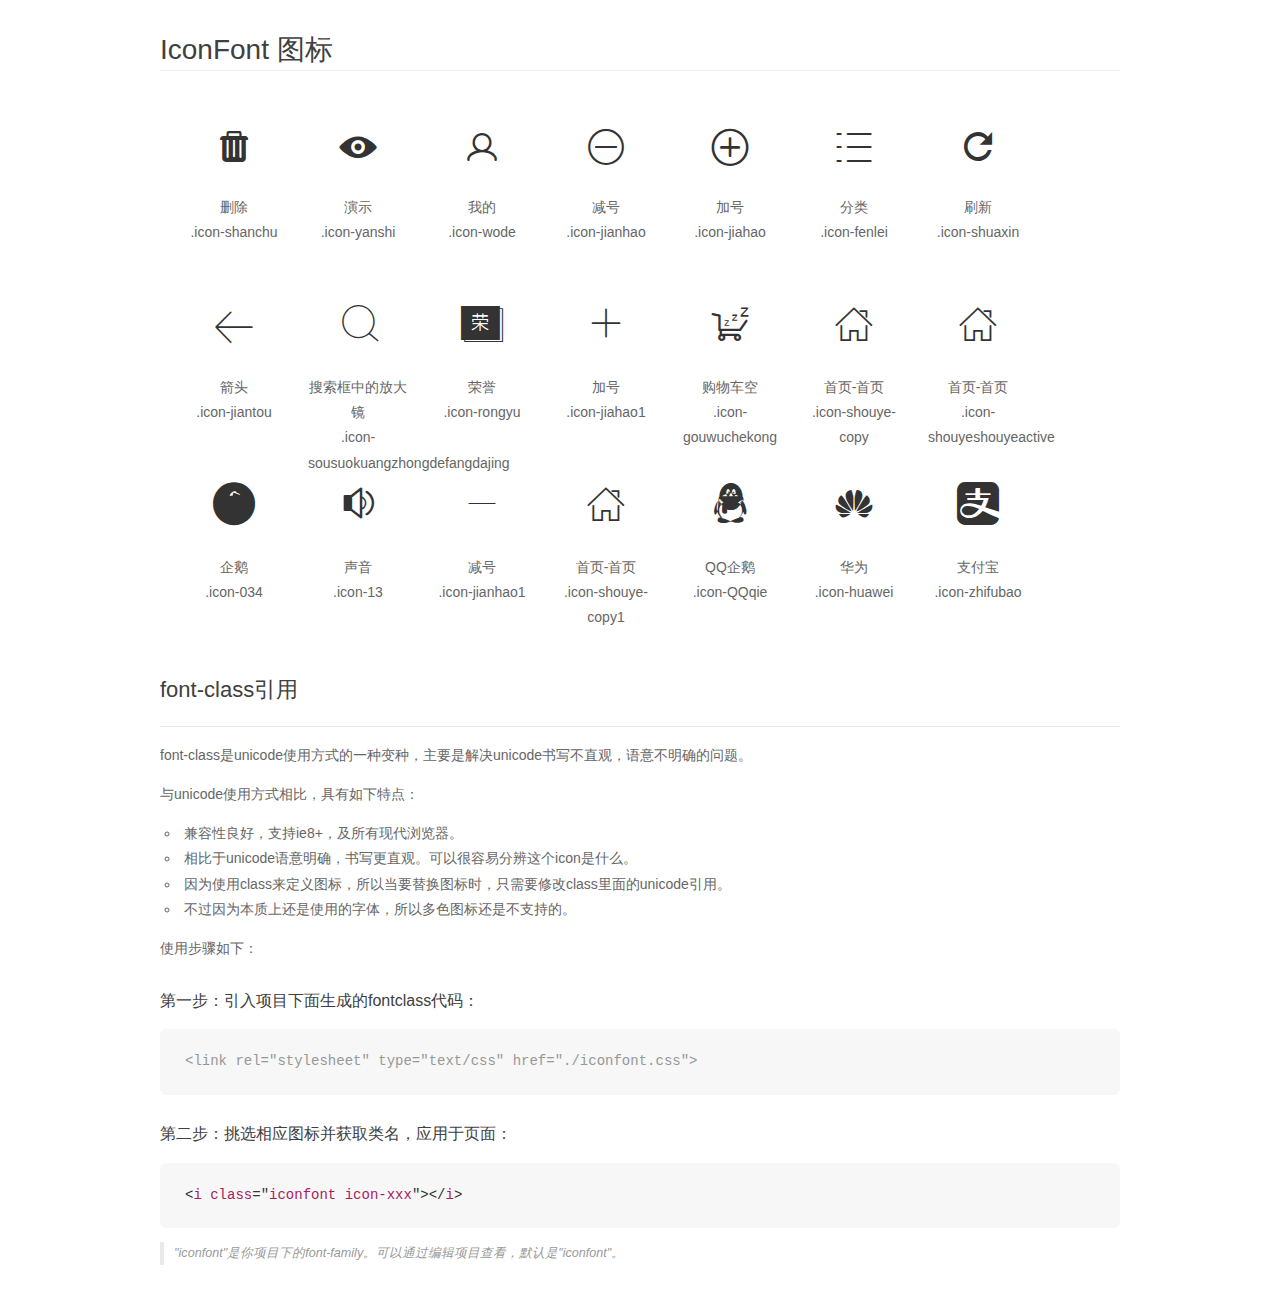
<file: font/demo_fontclass.html>
<!DOCTYPE html>
<html>
<head>
    <meta charset="utf-8"/>
    <title>IconFont</title>
    <link rel="stylesheet" href="demo.css">
    <link rel="stylesheet" href="iconfont.css">
</head>
<body>
    <div class="main markdown">
        <h1>IconFont 图标</h1>
        <ul class="icon_lists clear">
            
                <li>
                <i class="icon iconfont icon-shanchu"></i>
                    <div class="name">删除</div>
                    <div class="fontclass">.icon-shanchu</div>
                </li>
            
                <li>
                <i class="icon iconfont icon-yanshi"></i>
                    <div class="name">演示</div>
                    <div class="fontclass">.icon-yanshi</div>
                </li>
            
                <li>
                <i class="icon iconfont icon-wode"></i>
                    <div class="name">我的</div>
                    <div class="fontclass">.icon-wode</div>
                </li>
            
                <li>
                <i class="icon iconfont icon-jianhao"></i>
                    <div class="name">减号</div>
                    <div class="fontclass">.icon-jianhao</div>
                </li>
            
                <li>
                <i class="icon iconfont icon-jiahao"></i>
                    <div class="name">加号</div>
                    <div class="fontclass">.icon-jiahao</div>
                </li>
            
                <li>
                <i class="icon iconfont icon-fenlei"></i>
                    <div class="name">分类</div>
                    <div class="fontclass">.icon-fenlei</div>
                </li>
            
                <li>
                <i class="icon iconfont icon-shuaxin"></i>
                    <div class="name">刷新</div>
                    <div class="fontclass">.icon-shuaxin</div>
                </li>
            
                <li>
                <i class="icon iconfont icon-jiantou"></i>
                    <div class="name">箭头</div>
                    <div class="fontclass">.icon-jiantou</div>
                </li>
            
                <li>
                <i class="icon iconfont icon-sousuokuangzhongdefangdajing"></i>
                    <div class="name">搜索框中的放大镜</div>
                    <div class="fontclass">.icon-sousuokuangzhongdefangdajing</div>
                </li>
            
                <li>
                <i class="icon iconfont icon-rongyu"></i>
                    <div class="name">荣誉</div>
                    <div class="fontclass">.icon-rongyu</div>
                </li>
            
                <li>
                <i class="icon iconfont icon-jiahao1"></i>
                    <div class="name">加号</div>
                    <div class="fontclass">.icon-jiahao1</div>
                </li>
            
                <li>
                <i class="icon iconfont icon-gouwuchekong"></i>
                    <div class="name">购物车空</div>
                    <div class="fontclass">.icon-gouwuchekong</div>
                </li>
            
                <li>
                <i class="icon iconfont icon-shouye-copy"></i>
                    <div class="name">首页-首页</div>
                    <div class="fontclass">.icon-shouye-copy</div>
                </li>
            
                <li>
                <i class="icon iconfont icon-shouyeshouyeactive"></i>
                    <div class="name">首页-首页</div>
                    <div class="fontclass">.icon-shouyeshouyeactive</div>
                </li>
            
                <li>
                <i class="icon iconfont icon-034"></i>
                    <div class="name">企鹅</div>
                    <div class="fontclass">.icon-034</div>
                </li>
            
                <li>
                <i class="icon iconfont icon-13"></i>
                    <div class="name">声音</div>
                    <div class="fontclass">.icon-13</div>
                </li>
            
                <li>
                <i class="icon iconfont icon-jianhao1"></i>
                    <div class="name">减号</div>
                    <div class="fontclass">.icon-jianhao1</div>
                </li>
            
                <li>
                <i class="icon iconfont icon-shouye-copy1"></i>
                    <div class="name">首页-首页</div>
                    <div class="fontclass">.icon-shouye-copy1</div>
                </li>
            
                <li>
                <i class="icon iconfont icon-QQqie"></i>
                    <div class="name">QQ企鹅</div>
                    <div class="fontclass">.icon-QQqie</div>
                </li>
            
                <li>
                <i class="icon iconfont icon-huawei"></i>
                    <div class="name">华为</div>
                    <div class="fontclass">.icon-huawei</div>
                </li>
            
                <li>
                <i class="icon iconfont icon-zhifubao"></i>
                    <div class="name">支付宝</div>
                    <div class="fontclass">.icon-zhifubao</div>
                </li>
            
        </ul>

        <h2 id="font-class-">font-class引用</h2>
        <hr>

        <p>font-class是unicode使用方式的一种变种，主要是解决unicode书写不直观，语意不明确的问题。</p>
        <p>与unicode使用方式相比，具有如下特点：</p>
        <ul>
        <li>兼容性良好，支持ie8+，及所有现代浏览器。</li>
        <li>相比于unicode语意明确，书写更直观。可以很容易分辨这个icon是什么。</li>
        <li>因为使用class来定义图标，所以当要替换图标时，只需要修改class里面的unicode引用。</li>
        <li>不过因为本质上还是使用的字体，所以多色图标还是不支持的。</li>
        </ul>
        <p>使用步骤如下：</p>
        <h3 id="-fontclass-">第一步：引入项目下面生成的fontclass代码：</h3>


        <pre><code class="lang-js hljs javascript"><span class="hljs-comment">&lt;link rel="stylesheet" type="text/css" href="./iconfont.css"&gt;</span></code></pre>
        <h3 id="-">第二步：挑选相应图标并获取类名，应用于页面：</h3>
        <pre><code class="lang-css hljs">&lt;<span class="hljs-selector-tag">i</span> <span class="hljs-selector-tag">class</span>="<span class="hljs-selector-tag">iconfont</span> <span class="hljs-selector-tag">icon-xxx</span>"&gt;&lt;/<span class="hljs-selector-tag">i</span>&gt;</code></pre>
        <blockquote>
        <p>"iconfont"是你项目下的font-family。可以通过编辑项目查看，默认是"iconfont"。</p>
        </blockquote>
    </div>
</body>
</html>
</file>
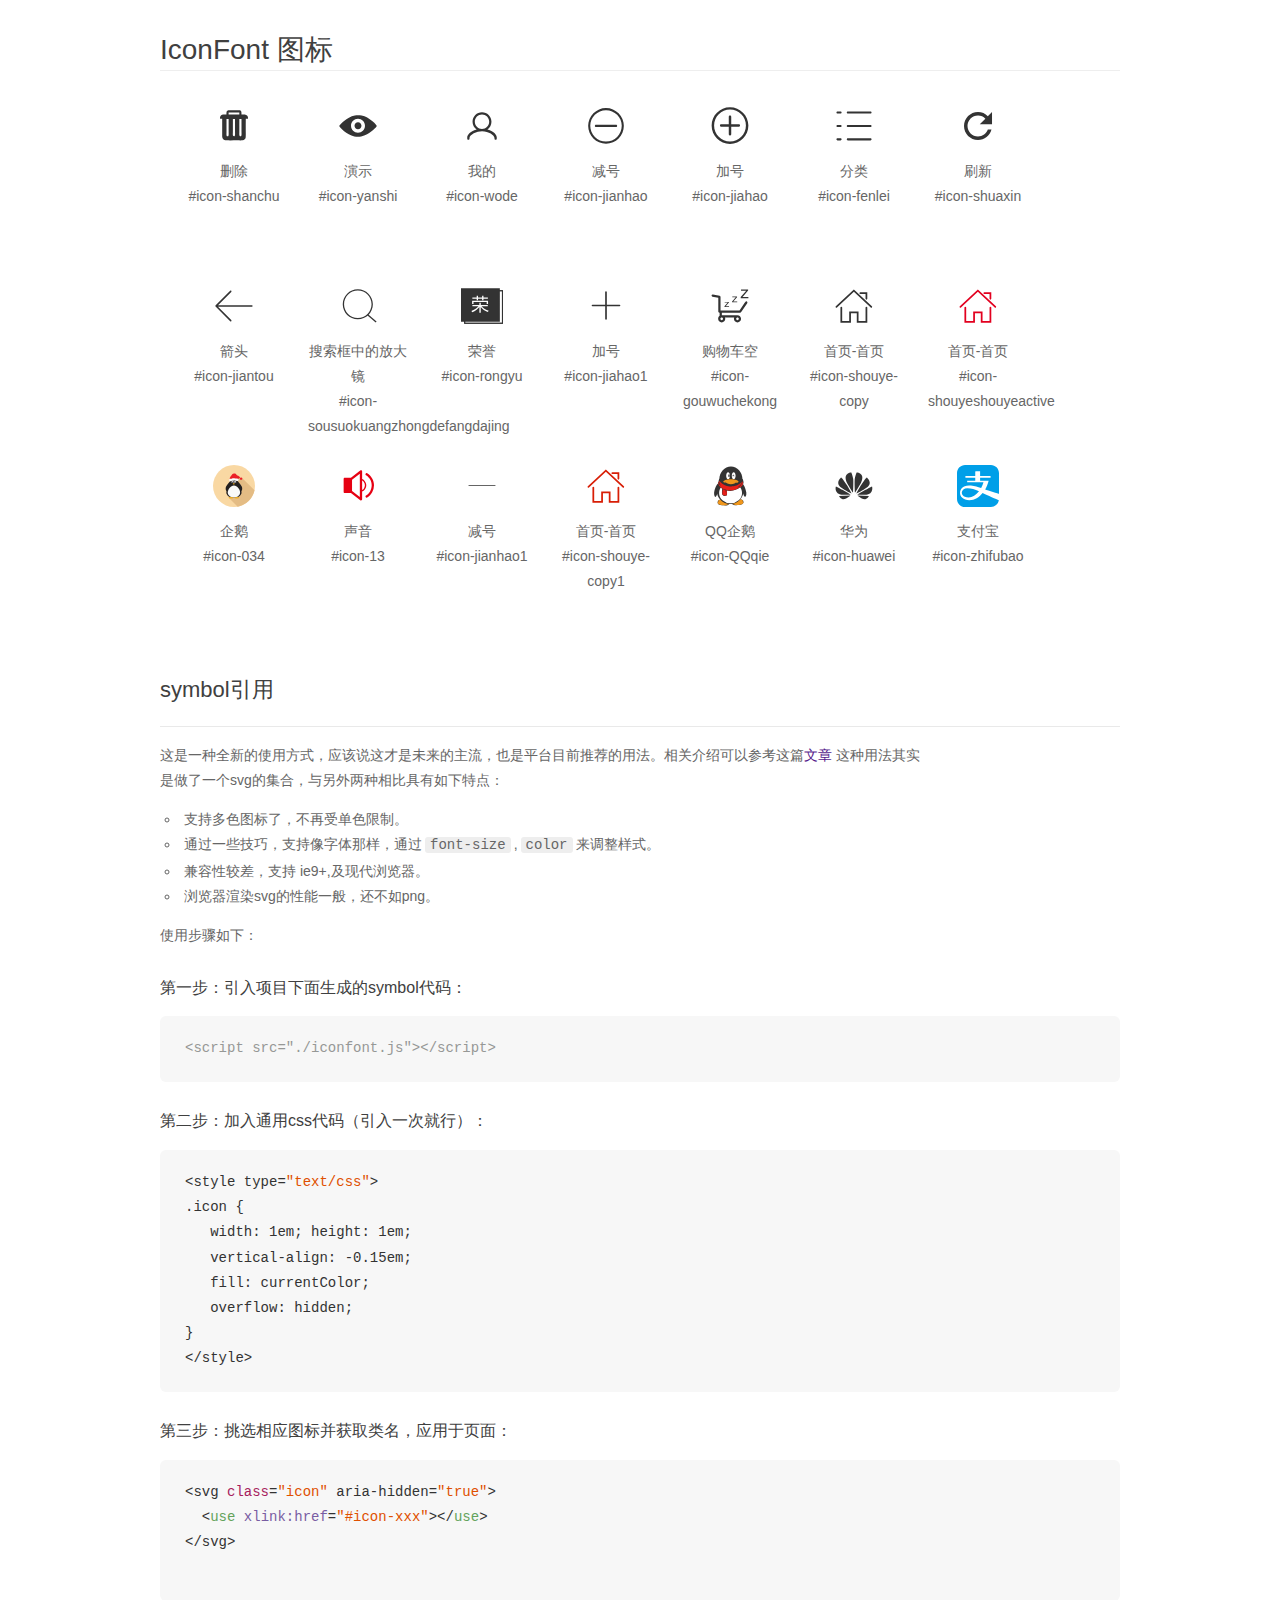
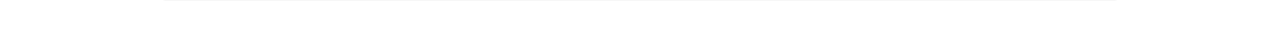
<file: font/demo_symbol.html>
<!DOCTYPE html>
<html>
<head>
    <meta charset="utf-8"/>
    <title>IconFont</title>
    <link rel="stylesheet" href="demo.css">
    <script src="iconfont.js"></script>

    <style type="text/css">
        .icon {
          /* 通过设置 font-size 来改变图标大小 */
          width: 1em; height: 1em;
          /* 图标和文字相邻时，垂直对齐 */
          vertical-align: -0.15em;
          /* 通过设置 color 来改变 SVG 的颜色/fill */
          fill: currentColor;
          /* path 和 stroke 溢出 viewBox 部分在 IE 下会显示
             normalize.css 中也包含这行 */
          overflow: hidden;
        }

    </style>
</head>
<body>
    <div class="main markdown">
        <h1>IconFont 图标</h1>
        <ul class="icon_lists clear">
            
                <li>
                    <svg class="icon" aria-hidden="true">
                        <use xlink:href="#icon-shanchu"></use>
                    </svg>
                    <div class="name">删除</div>
                    <div class="fontclass">#icon-shanchu</div>
                </li>
            
                <li>
                    <svg class="icon" aria-hidden="true">
                        <use xlink:href="#icon-yanshi"></use>
                    </svg>
                    <div class="name">演示</div>
                    <div class="fontclass">#icon-yanshi</div>
                </li>
            
                <li>
                    <svg class="icon" aria-hidden="true">
                        <use xlink:href="#icon-wode"></use>
                    </svg>
                    <div class="name">我的</div>
                    <div class="fontclass">#icon-wode</div>
                </li>
            
                <li>
                    <svg class="icon" aria-hidden="true">
                        <use xlink:href="#icon-jianhao"></use>
                    </svg>
                    <div class="name">减号</div>
                    <div class="fontclass">#icon-jianhao</div>
                </li>
            
                <li>
                    <svg class="icon" aria-hidden="true">
                        <use xlink:href="#icon-jiahao"></use>
                    </svg>
                    <div class="name">加号</div>
                    <div class="fontclass">#icon-jiahao</div>
                </li>
            
                <li>
                    <svg class="icon" aria-hidden="true">
                        <use xlink:href="#icon-fenlei"></use>
                    </svg>
                    <div class="name">分类</div>
                    <div class="fontclass">#icon-fenlei</div>
                </li>
            
                <li>
                    <svg class="icon" aria-hidden="true">
                        <use xlink:href="#icon-shuaxin"></use>
                    </svg>
                    <div class="name">刷新</div>
                    <div class="fontclass">#icon-shuaxin</div>
                </li>
            
                <li>
                    <svg class="icon" aria-hidden="true">
                        <use xlink:href="#icon-jiantou"></use>
                    </svg>
                    <div class="name">箭头</div>
                    <div class="fontclass">#icon-jiantou</div>
                </li>
            
                <li>
                    <svg class="icon" aria-hidden="true">
                        <use xlink:href="#icon-sousuokuangzhongdefangdajing"></use>
                    </svg>
                    <div class="name">搜索框中的放大镜</div>
                    <div class="fontclass">#icon-sousuokuangzhongdefangdajing</div>
                </li>
            
                <li>
                    <svg class="icon" aria-hidden="true">
                        <use xlink:href="#icon-rongyu"></use>
                    </svg>
                    <div class="name">荣誉</div>
                    <div class="fontclass">#icon-rongyu</div>
                </li>
            
                <li>
                    <svg class="icon" aria-hidden="true">
                        <use xlink:href="#icon-jiahao1"></use>
                    </svg>
                    <div class="name">加号</div>
                    <div class="fontclass">#icon-jiahao1</div>
                </li>
            
                <li>
                    <svg class="icon" aria-hidden="true">
                        <use xlink:href="#icon-gouwuchekong"></use>
                    </svg>
                    <div class="name">购物车空</div>
                    <div class="fontclass">#icon-gouwuchekong</div>
                </li>
            
                <li>
                    <svg class="icon" aria-hidden="true">
                        <use xlink:href="#icon-shouye-copy"></use>
                    </svg>
                    <div class="name">首页-首页</div>
                    <div class="fontclass">#icon-shouye-copy</div>
                </li>
            
                <li>
                    <svg class="icon" aria-hidden="true">
                        <use xlink:href="#icon-shouyeshouyeactive"></use>
                    </svg>
                    <div class="name">首页-首页</div>
                    <div class="fontclass">#icon-shouyeshouyeactive</div>
                </li>
            
                <li>
                    <svg class="icon" aria-hidden="true">
                        <use xlink:href="#icon-034"></use>
                    </svg>
                    <div class="name">企鹅</div>
                    <div class="fontclass">#icon-034</div>
                </li>
            
                <li>
                    <svg class="icon" aria-hidden="true">
                        <use xlink:href="#icon-13"></use>
                    </svg>
                    <div class="name">声音</div>
                    <div class="fontclass">#icon-13</div>
                </li>
            
                <li>
                    <svg class="icon" aria-hidden="true">
                        <use xlink:href="#icon-jianhao1"></use>
                    </svg>
                    <div class="name">减号</div>
                    <div class="fontclass">#icon-jianhao1</div>
                </li>
            
                <li>
                    <svg class="icon" aria-hidden="true">
                        <use xlink:href="#icon-shouye-copy1"></use>
                    </svg>
                    <div class="name">首页-首页</div>
                    <div class="fontclass">#icon-shouye-copy1</div>
                </li>
            
                <li>
                    <svg class="icon" aria-hidden="true">
                        <use xlink:href="#icon-QQqie"></use>
                    </svg>
                    <div class="name">QQ企鹅</div>
                    <div class="fontclass">#icon-QQqie</div>
                </li>
            
                <li>
                    <svg class="icon" aria-hidden="true">
                        <use xlink:href="#icon-huawei"></use>
                    </svg>
                    <div class="name">华为</div>
                    <div class="fontclass">#icon-huawei</div>
                </li>
            
                <li>
                    <svg class="icon" aria-hidden="true">
                        <use xlink:href="#icon-zhifubao"></use>
                    </svg>
                    <div class="name">支付宝</div>
                    <div class="fontclass">#icon-zhifubao</div>
                </li>
            
        </ul>


        <h2 id="symbol-">symbol引用</h2>
        <hr>

        <p>这是一种全新的使用方式，应该说这才是未来的主流，也是平台目前推荐的用法。相关介绍可以参考这篇<a href="">文章</a>
        这种用法其实是做了一个svg的集合，与另外两种相比具有如下特点：</p>
        <ul>
          <li>支持多色图标了，不再受单色限制。</li>
          <li>通过一些技巧，支持像字体那样，通过<code>font-size</code>,<code>color</code>来调整样式。</li>
          <li>兼容性较差，支持 ie9+,及现代浏览器。</li>
          <li>浏览器渲染svg的性能一般，还不如png。</li>
        </ul>
        <p>使用步骤如下：</p>
        <h3 id="-symbol-">第一步：引入项目下面生成的symbol代码：</h3>
        <pre><code class="lang-js hljs javascript"><span class="hljs-comment">&lt;script src="./iconfont.js"&gt;&lt;/script&gt;</span></code></pre>
        <h3 id="-css-">第二步：加入通用css代码（引入一次就行）：</h3>
        <pre><code class="lang-js hljs javascript">&lt;style type=<span class="hljs-string">"text/css"</span>&gt;
.icon {
   width: <span class="hljs-number">1</span>em; height: <span class="hljs-number">1</span>em;
   vertical-align: <span class="hljs-number">-0.15</span>em;
   fill: currentColor;
   overflow: hidden;
}
&lt;<span class="hljs-regexp">/style&gt;</span></code></pre>
        <h3 id="-">第三步：挑选相应图标并获取类名，应用于页面：</h3>
        <pre><code class="lang-js hljs javascript">&lt;svg <span class="hljs-class"><span class="hljs-keyword">class</span></span>=<span class="hljs-string">"icon"</span> aria-hidden=<span class="hljs-string">"true"</span>&gt;<span class="xml"><span class="hljs-tag">
  &lt;<span class="hljs-name">use</span> <span class="hljs-attr">xlink:href</span>=<span class="hljs-string">"#icon-xxx"</span>&gt;</span><span class="hljs-tag">&lt;/<span class="hljs-name">use</span>&gt;</span>
</span>&lt;<span class="hljs-regexp">/svg&gt;
        </span></code></pre>
    </div>
</body>
</html>
</file>
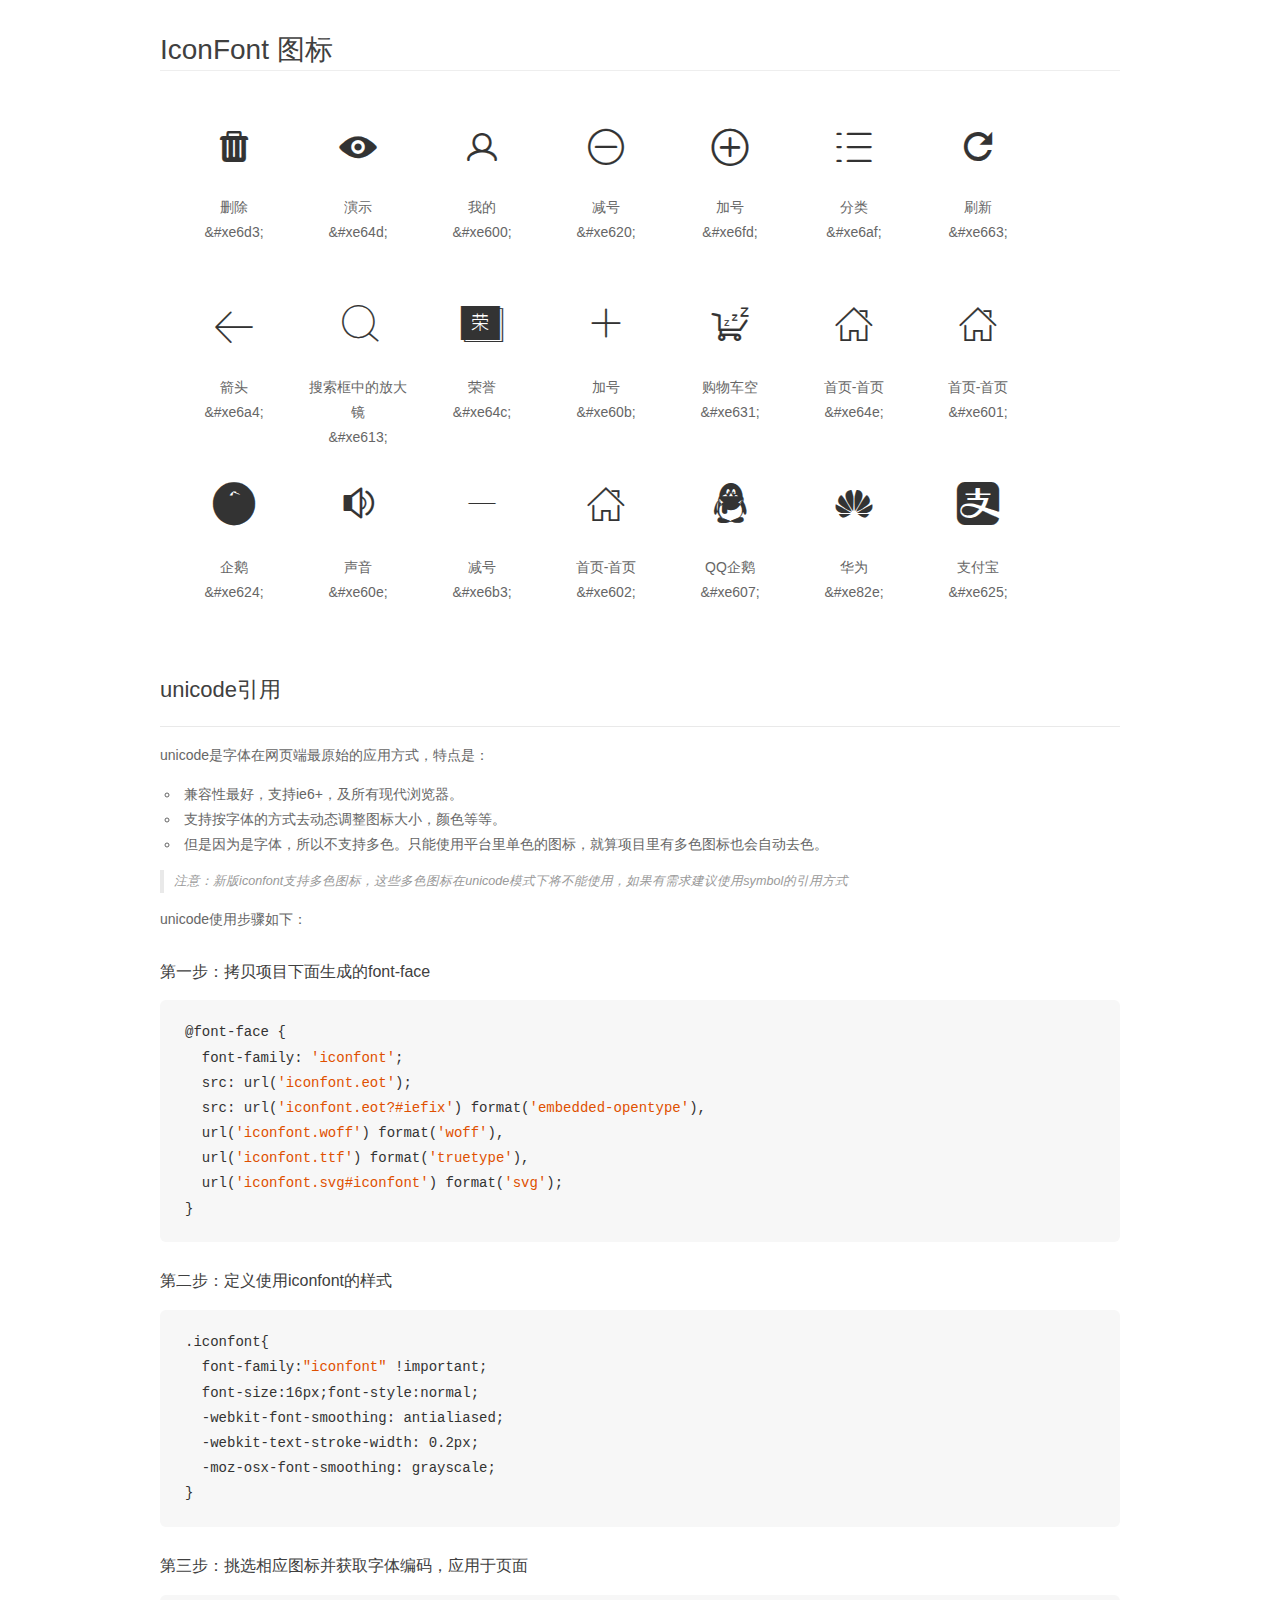
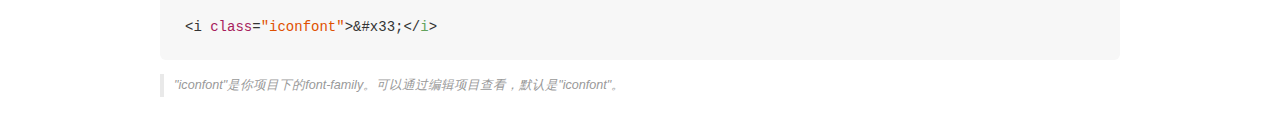
<file: font/demo_unicode.html>
<!DOCTYPE html>
<html>
<head>
    <meta charset="utf-8"/>
    <title>IconFont</title>
    <link rel="stylesheet" href="demo.css">

    <style type="text/css">

        @font-face {font-family: "iconfont";
          src: url('iconfont.eot'); /* IE9*/
          src: url('iconfont.eot#iefix') format('embedded-opentype'), /* IE6-IE8 */
          url('iconfont.woff') format('woff'), /* chrome, firefox */
          url('iconfont.ttf') format('truetype'), /* chrome, firefox, opera, Safari, Android, iOS 4.2+*/
          url('iconfont.svg#iconfont') format('svg'); /* iOS 4.1- */
        }

        .iconfont {
          font-family:"iconfont" !important;
          font-size:16px;
          font-style:normal;
          -webkit-font-smoothing: antialiased;
          -webkit-text-stroke-width: 0.2px;
          -moz-osx-font-smoothing: grayscale;
        }

    </style>
</head>
<body>
    <div class="main markdown">
        <h1>IconFont 图标</h1>
        <ul class="icon_lists clear">
            
                <li>
                <i class="icon iconfont">&#xe6d3;</i>
                    <div class="name">删除</div>
                    <div class="code">&amp;#xe6d3;</div>
                </li>
            
                <li>
                <i class="icon iconfont">&#xe64d;</i>
                    <div class="name">演示</div>
                    <div class="code">&amp;#xe64d;</div>
                </li>
            
                <li>
                <i class="icon iconfont">&#xe600;</i>
                    <div class="name">我的</div>
                    <div class="code">&amp;#xe600;</div>
                </li>
            
                <li>
                <i class="icon iconfont">&#xe620;</i>
                    <div class="name">减号</div>
                    <div class="code">&amp;#xe620;</div>
                </li>
            
                <li>
                <i class="icon iconfont">&#xe6fd;</i>
                    <div class="name">加号</div>
                    <div class="code">&amp;#xe6fd;</div>
                </li>
            
                <li>
                <i class="icon iconfont">&#xe6af;</i>
                    <div class="name">分类</div>
                    <div class="code">&amp;#xe6af;</div>
                </li>
            
                <li>
                <i class="icon iconfont">&#xe663;</i>
                    <div class="name">刷新</div>
                    <div class="code">&amp;#xe663;</div>
                </li>
            
                <li>
                <i class="icon iconfont">&#xe6a4;</i>
                    <div class="name">箭头</div>
                    <div class="code">&amp;#xe6a4;</div>
                </li>
            
                <li>
                <i class="icon iconfont">&#xe613;</i>
                    <div class="name">搜索框中的放大镜</div>
                    <div class="code">&amp;#xe613;</div>
                </li>
            
                <li>
                <i class="icon iconfont">&#xe64c;</i>
                    <div class="name">荣誉</div>
                    <div class="code">&amp;#xe64c;</div>
                </li>
            
                <li>
                <i class="icon iconfont">&#xe60b;</i>
                    <div class="name">加号</div>
                    <div class="code">&amp;#xe60b;</div>
                </li>
            
                <li>
                <i class="icon iconfont">&#xe631;</i>
                    <div class="name">购物车空</div>
                    <div class="code">&amp;#xe631;</div>
                </li>
            
                <li>
                <i class="icon iconfont">&#xe64e;</i>
                    <div class="name">首页-首页</div>
                    <div class="code">&amp;#xe64e;</div>
                </li>
            
                <li>
                <i class="icon iconfont">&#xe601;</i>
                    <div class="name">首页-首页</div>
                    <div class="code">&amp;#xe601;</div>
                </li>
            
                <li>
                <i class="icon iconfont">&#xe624;</i>
                    <div class="name">企鹅</div>
                    <div class="code">&amp;#xe624;</div>
                </li>
            
                <li>
                <i class="icon iconfont">&#xe60e;</i>
                    <div class="name">声音</div>
                    <div class="code">&amp;#xe60e;</div>
                </li>
            
                <li>
                <i class="icon iconfont">&#xe6b3;</i>
                    <div class="name">减号</div>
                    <div class="code">&amp;#xe6b3;</div>
                </li>
            
                <li>
                <i class="icon iconfont">&#xe602;</i>
                    <div class="name">首页-首页</div>
                    <div class="code">&amp;#xe602;</div>
                </li>
            
                <li>
                <i class="icon iconfont">&#xe607;</i>
                    <div class="name">QQ企鹅</div>
                    <div class="code">&amp;#xe607;</div>
                </li>
            
                <li>
                <i class="icon iconfont">&#xe82e;</i>
                    <div class="name">华为</div>
                    <div class="code">&amp;#xe82e;</div>
                </li>
            
                <li>
                <i class="icon iconfont">&#xe625;</i>
                    <div class="name">支付宝</div>
                    <div class="code">&amp;#xe625;</div>
                </li>
            
        </ul>
        <h2 id="unicode-">unicode引用</h2>
        <hr>

        <p>unicode是字体在网页端最原始的应用方式，特点是：</p>
        <ul>
        <li>兼容性最好，支持ie6+，及所有现代浏览器。</li>
        <li>支持按字体的方式去动态调整图标大小，颜色等等。</li>
        <li>但是因为是字体，所以不支持多色。只能使用平台里单色的图标，就算项目里有多色图标也会自动去色。</li>
        </ul>
        <blockquote>
        <p>注意：新版iconfont支持多色图标，这些多色图标在unicode模式下将不能使用，如果有需求建议使用symbol的引用方式</p>
        </blockquote>
        <p>unicode使用步骤如下：</p>
        <h3 id="-font-face">第一步：拷贝项目下面生成的font-face</h3>
        <pre><code class="lang-js hljs javascript">@font-face {
  font-family: <span class="hljs-string">'iconfont'</span>;
  src: url(<span class="hljs-string">'iconfont.eot'</span>);
  src: url(<span class="hljs-string">'iconfont.eot?#iefix'</span>) format(<span class="hljs-string">'embedded-opentype'</span>),
  url(<span class="hljs-string">'iconfont.woff'</span>) format(<span class="hljs-string">'woff'</span>),
  url(<span class="hljs-string">'iconfont.ttf'</span>) format(<span class="hljs-string">'truetype'</span>),
  url(<span class="hljs-string">'iconfont.svg#iconfont'</span>) format(<span class="hljs-string">'svg'</span>);
}
</code></pre>
        <h3 id="-iconfont-">第二步：定义使用iconfont的样式</h3>
        <pre><code class="lang-js hljs javascript">.iconfont{
  font-family:<span class="hljs-string">"iconfont"</span> !important;
  font-size:<span class="hljs-number">16</span>px;font-style:normal;
  -webkit-font-smoothing: antialiased;
  -webkit-text-stroke-width: <span class="hljs-number">0.2</span>px;
  -moz-osx-font-smoothing: grayscale;
}
</code></pre>
        <h3 id="-">第三步：挑选相应图标并获取字体编码，应用于页面</h3>
        <pre><code class="lang-js hljs javascript">&lt;i <span class="hljs-class"><span class="hljs-keyword">class</span></span>=<span class="hljs-string">"iconfont"</span>&gt;&amp;#x33;<span class="xml"><span class="hljs-tag">&lt;/<span class="hljs-name">i</span>&gt;</span></span></code></pre>

        <blockquote>
        <p>"iconfont"是你项目下的font-family。可以通过编辑项目查看，默认是"iconfont"。</p>
        </blockquote>
    </div>


</body>
</html>
</file>
<file: font/iconfont.css>
@font-face {font-family: "iconfont";
  src: url('iconfont.eot?t=1483003650507'); /* IE9*/
  src: url('iconfont.eot?t=1483003650507#iefix') format('embedded-opentype'), /* IE6-IE8 */
  url('iconfont.woff?t=1483003650507') format('woff'), /* chrome, firefox */
  url('iconfont.ttf?t=1483003650507') format('truetype'), /* chrome, firefox, opera, Safari, Android, iOS 4.2+*/
  url('iconfont.svg?t=1483003650507#iconfont') format('svg'); /* iOS 4.1- */
}

.iconfont {
  font-family:"iconfont" !important;
  font-size:16px;
  font-style:normal;
  -webkit-font-smoothing: antialiased;
  -moz-osx-font-smoothing: grayscale;
}

.icon-shanchu:before { content: "\e6d3"; }

.icon-yanshi:before { content: "\e64d"; }

.icon-wode:before { content: "\e600"; }

.icon-jianhao:before { content: "\e620"; }

.icon-jiahao:before { content: "\e6fd"; }

.icon-fenlei:before { content: "\e6af"; }

.icon-shuaxin:before { content: "\e663"; }

.icon-jiantou:before { content: "\e6a4"; }

.icon-sousuokuangzhongdefangdajing:before { content: "\e613"; }

.icon-rongyu:before { content: "\e64c"; }

.icon-jiahao1:before { content: "\e60b"; }

.icon-gouwuchekong:before { content: "\e631"; }

.icon-shouye-copy:before { content: "\e64e"; }

.icon-shouyeshouyeactive:before { content: "\e601"; }

.icon-034:before { content: "\e624"; }

.icon-13:before { content: "\e60e"; }

.icon-jianhao1:before { content: "\e6b3"; }

.icon-shouye-copy1:before { content: "\e602"; }

.icon-QQqie:before { content: "\e607"; }

.icon-huawei:before { content: "\e82e"; }

.icon-zhifubao:before { content: "\e625"; }
</file>
<file: font/demo.css>
*{margin: 0;padding: 0;list-style: none;}
/*
KISSY CSS Reset
理念：1. reset 的目的不是清除浏览器的默认样式，这仅是部分工作。清除和重置是紧密不可分的。
2. reset 的目的不是让默认样式在所有浏览器下一致，而是减少默认样式有可能带来的问题。
3. reset 期望提供一套普适通用的基础样式。但没有银弹，推荐根据具体需求，裁剪和修改后再使用。
特色：1. 适应中文；2. 基于最新主流浏览器。
维护：玉伯<lifesinger@gmail.com>, 正淳<ragecarrier@gmail.com>
 */

/** 清除内外边距 **/
body, h1, h2, h3, h4, h5, h6, hr, p, blockquote, /* structural elements 结构元素 */
dl, dt, dd, ul, ol, li, /* list elements 列表元素 */
pre, /* text formatting elements 文本格式元素 */
form, fieldset, legend, button, input, textarea, /* form elements 表单元素 */
th, td /* table elements 表格元素 */ {
  margin: 0;
  padding: 0;
}

/** 设置默认字体 **/
body,
button, input, select, textarea /* for ie */ {
  font: 12px/1.5 tahoma, arial, \5b8b\4f53, sans-serif;
}
h1, h2, h3, h4, h5, h6 { font-size: 100%; }
address, cite, dfn, em, var { font-style: normal; } /* 将斜体扶正 */
code, kbd, pre, samp { font-family: courier new, courier, monospace; } /* 统一等宽字体 */
small { font-size: 12px; } /* 小于 12px 的中文很难阅读，让 small 正常化 */

/** 重置列表元素 **/
ul, ol { list-style: none; }

/** 重置文本格式元素 **/
a { text-decoration: none; }
a:hover { text-decoration: underline; }


/** 重置表单元素 **/
legend { color: #000; } /* for ie6 */
fieldset, img { border: 0; } /* img 搭车：让链接里的 img 无边框 */
button, input, select, textarea { font-size: 100%; } /* 使得表单元素在 ie 下能继承字体大小 */
/* 注：optgroup 无法扶正 */

/** 重置表格元素 **/
table { border-collapse: collapse; border-spacing: 0; }

/* 清除浮动 */
.ks-clear:after, .clear:after {
  content: '\20';
  display: block;
  height: 0;
  clear: both;
}
.ks-clear, .clear {
  *zoom: 1;
}

.main {
  padding: 30px 100px;
width: 960px;
margin: 0 auto;
}
.main h1{font-size:36px; color:#333; text-align:left;margin-bottom:30px; border-bottom: 1px solid #eee;}

.helps{margin-top:40px;}
.helps pre{
  padding:20px;
  margin:10px 0;
  border:solid 1px #e7e1cd;
  background-color: #fffdef;
  overflow: auto;
}

.icon_lists{
  width: 100% !important;

}

.icon_lists li{
  float:left;
  width: 100px;
  height:180px;
  text-align: center;
  list-style: none !important;
}
.icon_lists .icon{
  font-size: 42px;
  line-height: 100px;
  margin: 10px 0;
  color:#333;
  -webkit-transition: font-size 0.25s ease-out 0s;
  -moz-transition: font-size 0.25s ease-out 0s;
  transition: font-size 0.25s ease-out 0s;

}
.icon_lists .icon:hover{
  font-size: 100px;
}



.markdown {
  color: #666;
  font-size: 14px;
  line-height: 1.8;
}

.highlight {
  line-height: 1.5;
}

.markdown img {
  vertical-align: middle;
  max-width: 100%;
}

.markdown h1 {
  color: #404040;
  font-weight: 500;
  line-height: 40px;
  margin-bottom: 24px;
}

.markdown h2,
.markdown h3,
.markdown h4,
.markdown h5,
.markdown h6 {
  color: #404040;
  margin: 1.6em 0 0.6em 0;
  font-weight: 500;
  clear: both;
}

.markdown h1 {
  font-size: 28px;
}

.markdown h2 {
  font-size: 22px;
}

.markdown h3 {
  font-size: 16px;
}

.markdown h4 {
  font-size: 14px;
}

.markdown h5 {
  font-size: 12px;
}

.markdown h6 {
  font-size: 12px;
}

.markdown hr {
  height: 1px;
  border: 0;
  background: #e9e9e9;
  margin: 16px 0;
  clear: both;
}

.markdown p,
.markdown pre {
  margin: 1em 0;
}

.markdown > p,
.markdown > blockquote,
.markdown > .highlight,
.markdown > ol,
.markdown > ul {
  width: 80%;
}

.markdown ul > li {
  list-style: circle;
}

.markdown > ul li,
.markdown blockquote ul > li {
  margin-left: 20px;
  padding-left: 4px;
}

.markdown > ul li p,
.markdown > ol li p {
  margin: 0.6em 0;
}

.markdown ol > li {
  list-style: decimal;
}

.markdown > ol li,
.markdown blockquote ol > li {
  margin-left: 20px;
  padding-left: 4px;
}

.markdown code {
  margin: 0 3px;
  padding: 0 5px;
  background: #eee;
  border-radius: 3px;
}

.markdown pre {
  border-radius: 6px;
  background: #f7f7f7;
  padding: 20px;
}

.markdown pre code {
  border: none;
  background: #f7f7f7;
  margin: 0;
}

.markdown strong,
.markdown b {
  font-weight: 600;
}

.markdown > table {
  border-collapse: collapse;
  border-spacing: 0px;
  empty-cells: show;
  border: 1px solid #e9e9e9;
  width: 95%;
  margin-bottom: 24px;
}

.markdown > table th {
  white-space: nowrap;
  color: #333;
  font-weight: 600;

}

.markdown > table th,
.markdown > table td {
  border: 1px solid #e9e9e9;
  padding: 8px 16px;
  text-align: left;
}

.markdown > table th {
  background: #F7F7F7;
}

.markdown blockquote {
  font-size: 90%;
  color: #999;
  border-left: 4px solid #e9e9e9;
  padding-left: 0.8em;
  margin: 1em 0;
  font-style: italic;
}

.markdown blockquote p {
  margin: 0;
}

.markdown .anchor {
  opacity: 0;
  transition: opacity 0.3s ease;
  margin-left: 8px;
}

.markdown .waiting {
  color: #ccc;
}

.markdown h1:hover .anchor,
.markdown h2:hover .anchor,
.markdown h3:hover .anchor,
.markdown h4:hover .anchor,
.markdown h5:hover .anchor,
.markdown h6:hover .anchor {
  opacity: 1;
  display: inline-block;
}

.markdown > br,
.markdown > p > br {
  clear: both;
}


.hljs {
  display: block;
  background: white;
  padding: 0.5em;
  color: #333333;
  overflow-x: auto;
}

.hljs-comment,
.hljs-meta {
  color: #969896;
}

.hljs-string,
.hljs-variable,
.hljs-template-variable,
.hljs-strong,
.hljs-emphasis,
.hljs-quote {
  color: #df5000;
}

.hljs-keyword,
.hljs-selector-tag,
.hljs-type {
  color: #a71d5d;
}

.hljs-literal,
.hljs-symbol,
.hljs-bullet,
.hljs-attribute {
  color: #0086b3;
}

.hljs-section,
.hljs-name {
  color: #63a35c;
}

.hljs-tag {
  color: #333333;
}

.hljs-title,
.hljs-attr,
.hljs-selector-id,
.hljs-selector-class,
.hljs-selector-attr,
.hljs-selector-pseudo {
  color: #795da3;
}

.hljs-addition {
  color: #55a532;
  background-color: #eaffea;
}

.hljs-deletion {
  color: #bd2c00;
  background-color: #ffecec;
}

.hljs-link {
  text-decoration: underline;
}

pre{
  background: #fff;
}
</file>
